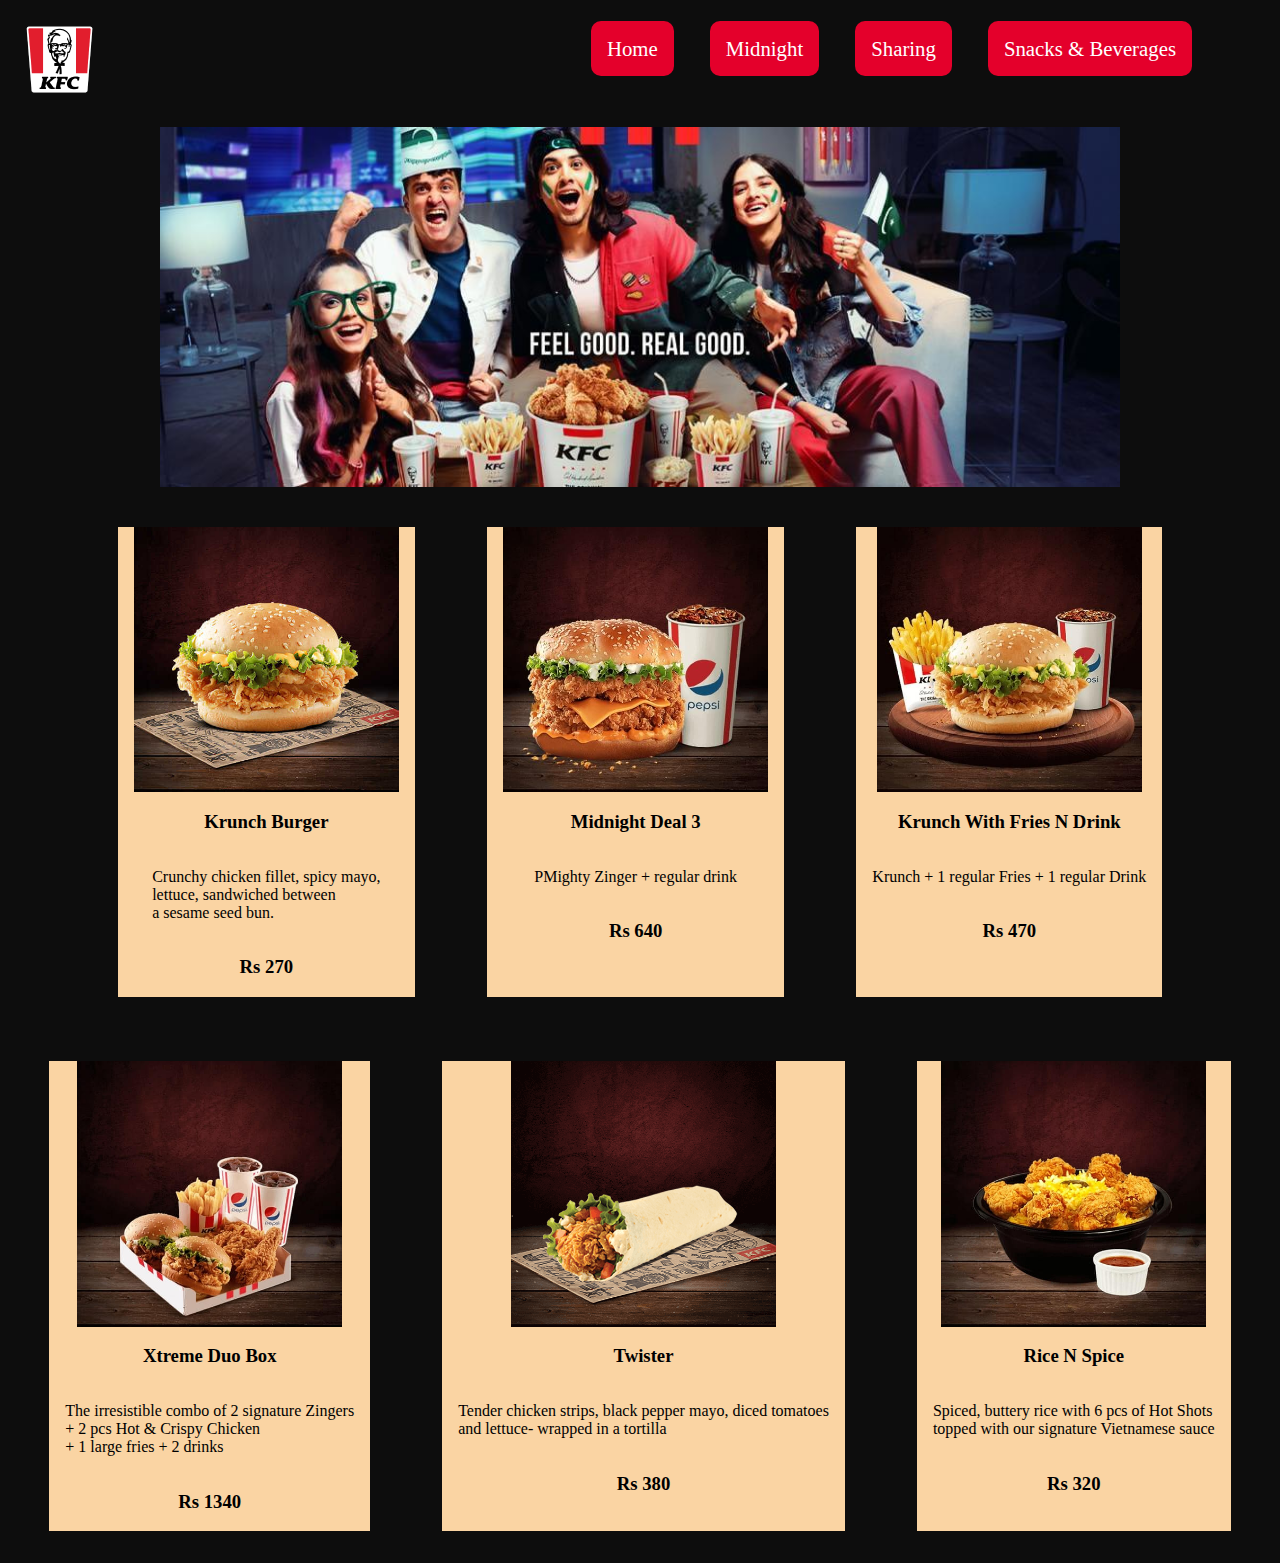
<file: index.html>
<!DOCTYPE html>
<html>

<head>
    <meta charset='utf-8'>
    <meta http-equiv='X-UA-Compatible' content='IE=edge'>
    <title>flexbox web</title>
    <meta name='viewport' content='width=device-width, initial-scale=1'>
    <meta name="author" content="Waleed Ahmed">
    <link rel='stylesheet' type='text/css' media='screen' href='style.css'>
</head>

<body>
    <header class="header">
        <img src="./images/logo.png" alt="logo" width="71" height="71">
        <nav class="nav">
            <ul>
                <li> <a href="https://www.kfcpakistan.com/">Home </a></li>
                <li><a href="https://www.kfcpakistan.com/category#midnight">Midnight</a></li>
                <li><a href="https://www.kfcpakistan.com/categaory#sharing">Sharing</a></li>
                <li><a href="https://www.kfcpakistan.com/category#snacks-&-beverages">Snacks & Beverages
                </a></li>
            </ul>
        </nav>
    </header>
    <div class="content">
        <div class="banner">
            <img src="./images/banner.jpg" alt="banner" width="960" height="360">
        </div>
        <div class="article">
            <div class="products">
                <img src="./images/pic 1.jpg" alt="burger" width="265.33" height="265.33">
                <h3>Krunch Burger
                </h3>
                <p>Crunchy chicken fillet, spicy mayo,
                    <br> lettuce, sandwiched between <br> a sesame seed bun.

                </p>
                <h3>Rs 270</h3>
            </div>
            <div class="products">
                <img src="./images/pic 2.jpg" alt="pepsi" width="265.33" height="265.33">
                <h3>Midnight Deal 3
                </h3>
                <p>PMighty Zinger + regular drink

                </p>
                <h3>Rs 640</h3>
            </div>
            <div class="products">
                <img src="./images/pic 3.jpg" alt="fried chicken" width="265.33" height="265.33">
                <h3>Krunch With Fries N Drink
                </h3>
                <p>Krunch + 1 regular Fries + 1 regular Drink</p>
                <h3>Rs 470</h3>
            </div>
        </div>

        <!-- three more divs -->
        <div class="article">
            <div class="products">
                <img src="./images/pic 4.jpg" alt="burger" width="265.33" height="265.33">
                <h3>Xtreme Duo Box

                </h3>
                <p>The irresistible combo of 2 signature Zingers <br> + 2 pcs Hot & Crispy Chicken <br> + 1 large fries + 2 drinks


                </p>
                <h3>Rs 1340</h3>
            </div>
            <div class="products">
                <img src="./images/pic 5.png" alt="pepsi" width="265.33" height="265.33">
                <h3>Twister

                </h3>
                <p>Tender chicken strips, black pepper mayo, diced tomatoes <br> and lettuce- wrapped in a tortilla



                </p>
                <h3>Rs 380
                </h3>
            </div>
            <div class="products">
                <img src="./images/pic 6.jpg" alt="fried chicken" width="265.33" height="265.33">
                <h3>Rice N Spice

                </h3>
                <p>Spiced, buttery rice with 6 pcs of Hot Shots <br> topped with our signature Vietnamese sauce

                </p>
                <h3>Rs 320
                    </h3>
            </div>
        </div>




    </div>
</body>
</file>
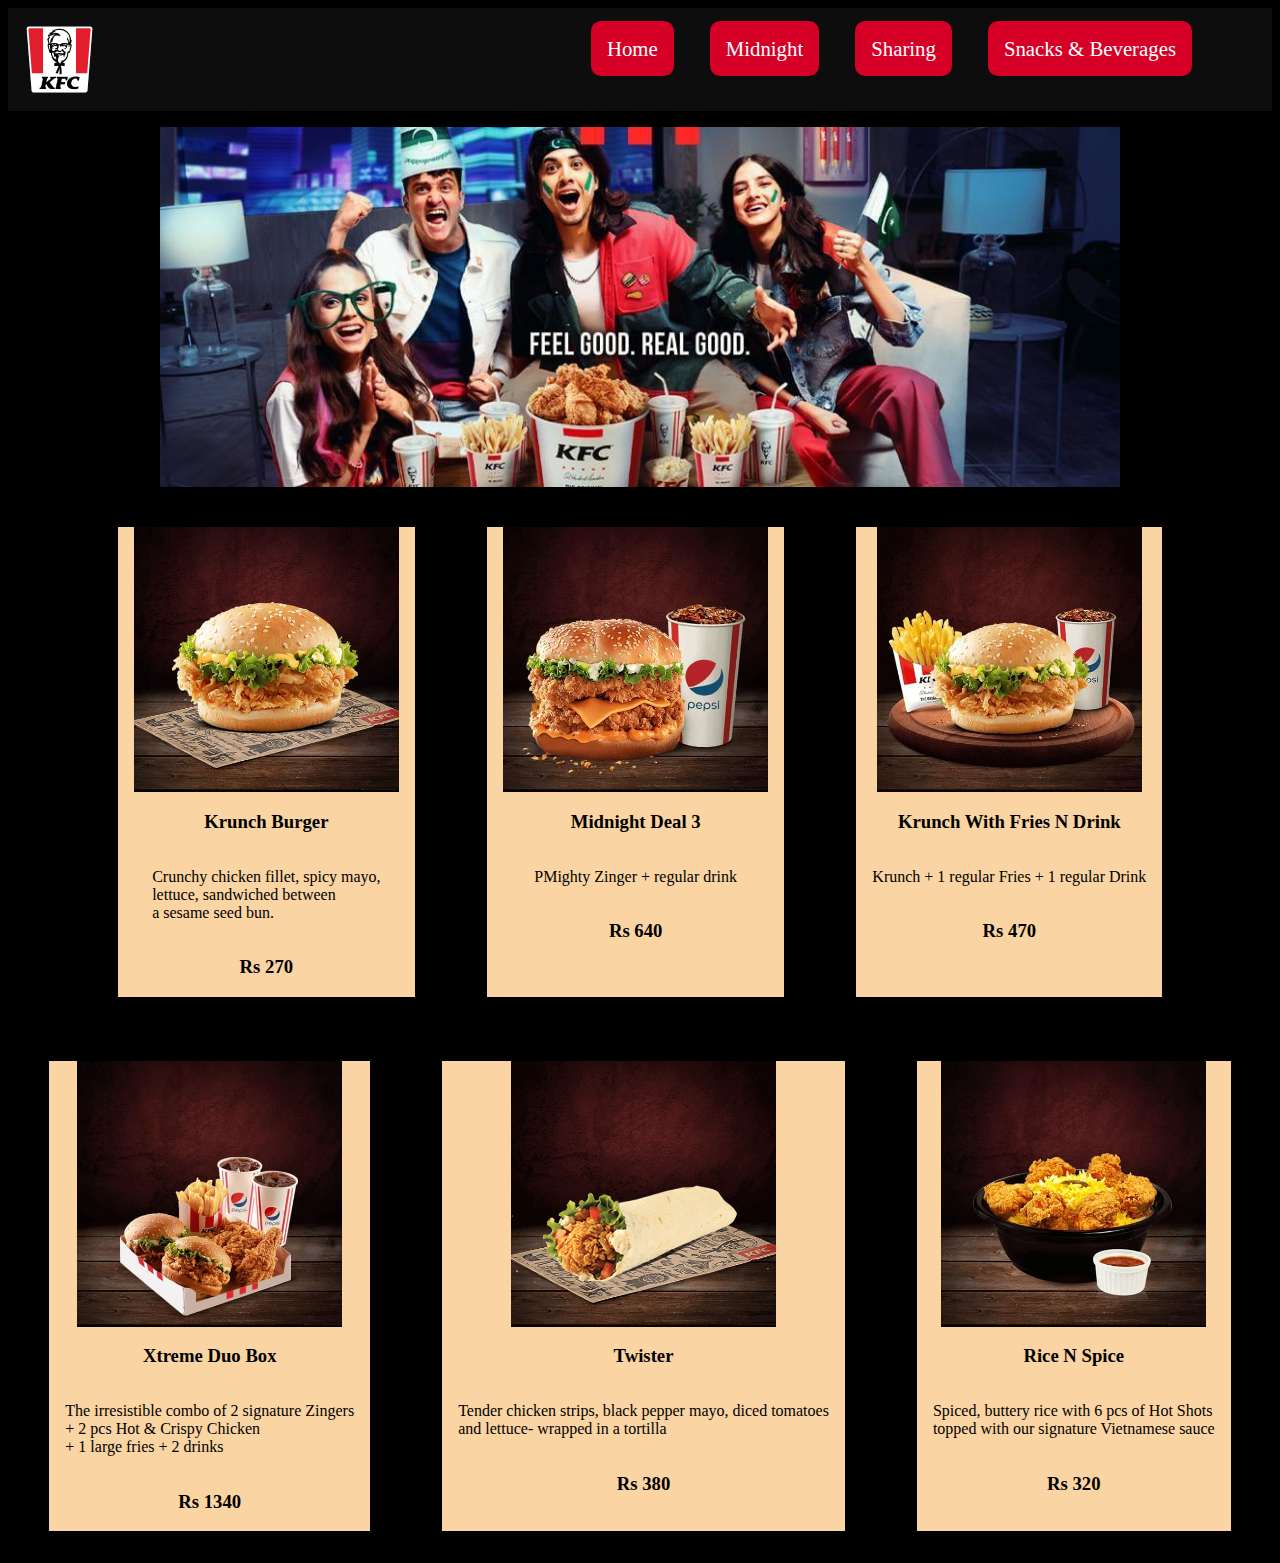
<file: public/index.html>
<!DOCTYPE html>
<html>
  <head>
    <meta charset="utf-8" />
    <meta http-equiv="X-UA-Compatible" content="IE=edge" />
    <title>flexbox web</title>
    <meta name="viewport" content="width=device-width, initial-scale=1" />
    <meta name="author" content="Waleed Ahmed" />
    <link rel="stylesheet" type="text/css" media="screen" href="style.css" />
  </head>

  <body>
    <header class="header">
      <img src="./images/logo.png" alt="logo" width="71" height="71" />
      <nav class="nav">
        <ul>
          <li><a href="https://www.kfcpakistan.com/">Home </a></li>
          <li>
            <a href="https://www.kfcpakistan.com/category#midnight">Midnight</a>
          </li>
          <li>
            <a href="https://www.kfcpakistan.com/categaory#sharing">Sharing</a>
          </li>
          <li>
            <a href="https://www.kfcpakistan.com/category#snacks-&-beverages"
              >Snacks & Beverages
            </a>
          </li>
        </ul>
      </nav>
    </header>
    <div class="content">
      <div class="banner">
        <img src="./images/banner.jpg" alt="banner" width="960" height="360" />
      </div>
      <div class="article">
        <div class="products">
          <img
            src="./images/pic 1.jpg"
            alt="burger"
            width="265.33"
            height="265.33"
          />
          <h3>Krunch Burger</h3>
          <p>
            Crunchy chicken fillet, spicy mayo, <br />
            lettuce, sandwiched between <br />
            a sesame seed bun.
          </p>
          <h3>Rs 270</h3>
        </div>
        <div class="products">
          <img
            src="./images/pic 2.jpg"
            alt="pepsi"
            width="265.33"
            height="265.33"
          />
          <h3>Midnight Deal 3</h3>
          <p>PMighty Zinger + regular drink</p>
          <h3>Rs 640</h3>
        </div>
        <div class="products">
          <img
            src="./images/pic 3.jpg"
            alt="fried chicken"
            width="265.33"
            height="265.33"
          />
          <h3>Krunch With Fries N Drink</h3>
          <p>Krunch + 1 regular Fries + 1 regular Drink</p>
          <h3>Rs 470</h3>
        </div>
      </div>

      <!-- three more divs -->
      <div class="article">
        <div class="products">
          <img
            src="./images/pic 4.jpg"
            alt="burger"
            width="265.33"
            height="265.33"
          />
          <h3>Xtreme Duo Box</h3>
          <p>
            The irresistible combo of 2 signature Zingers <br />
            + 2 pcs Hot & Crispy Chicken <br />
            + 1 large fries + 2 drinks
          </p>
          <h3>Rs 1340</h3>
        </div>
        <div class="products">
          <img
            src="./images/pic 5.png"
            alt="pepsi"
            width="265.33"
            height="265.33"
          />
          <h3>Twister</h3>
          <p>
            Tender chicken strips, black pepper mayo, diced tomatoes <br />
            and lettuce- wrapped in a tortilla
          </p>
          <h3>Rs 380</h3>
        </div>
        <div class="products">
          <img
            src="./images/pic 6.jpg"
            alt="fried chicken"
            width="265.33"
            height="265.33"
          />
          <h3>Rice N Spice</h3>
          <p>
            Spiced, buttery rice with 6 pcs of Hot Shots <br />
            topped with our signature Vietnamese sauce
          </p>
          <h3>Rs 320</h3>
        </div>
      </div>
    </div>
  </body>
</html>
</file>
<file: style.css>
* {
    font-family: serif;
}


.header {
    display: flex;
    justify-content: space-between;
    padding: 1em;
    background-color: #0d0d0d;
}

.nav ul {
    list-style: none;
    padding-right: 1em;
    padding-left: 1em;
    margin-top: 0.5em;
}

.nav ul li {
    display: inline-block;
    margin-left: 1em;
    margin-right: 1em;
    color: white;
}

.nav {
    background-color: #0d0d0d;
    margin-right: 2em;
    height: 2em;
    margin-top: 0.3em;
}

.banner {
    display: flex;
    justify-content: center;
    margin-top: 1em;
}

.content {
    display: flex;
    flex-direction: column;
    align-items: center;
}

.article {
    display: flex;
    align-content: center;
    column-gap: 2.5em;
    margin-top: 1em;
}

.products {
    display: flex;
    align-items: center;
    flex-direction: column;
    margin: 1.5em 1em;
    padding: 0em 1em;
}

h3 {
    font-family: National2CondensedBold;
    font-weight: bolder;


}

body {
    background-color: #0d0d0d;
}

.products {
    background-color: rgb(250, 212, 163);

}

a {
    color: rgb(255, 255, 255);
    text-decoration: none;
    font-size: 1.3rem;
    background-color: #E4002b;
    border-radius: 10px;
    padding: 1rem; 

}
</file>
<file: public/style.css>
* {
  font-family: serif;
}

.header {
  display: flex;
  justify-content: space-between;
  padding: 1em;
  background-color: #0d0d0d;
}

.nav ul {
  list-style: none;
  padding-right: 1em;
  padding-left: 1em;
  margin-top: 0.5em;
}

.nav ul li {
  display: inline-block;
  margin-left: 1em;
  margin-right: 1em;
  color: white;
}

.nav {
  background-color: #0d0d0d;
  margin-right: 2em;
  height: 2em;
  margin-top: 0.3em;
}

.banner {
  display: flex;
  justify-content: center;
  margin-top: 1em;
}

.content {
  display: flex;
  flex-direction: column;
  align-items: center;
}

.article {
  display: flex;
  align-content: center;
  column-gap: 2.5em;
  margin-top: 1em;
}

.products {
  display: flex;
  align-items: center;
  flex-direction: column;
  margin: 1.5em 1em;
  padding: 0em 1em;
}

h3 {
  /* font-family: National2CondensedBold; */
  font-weight: bolder;
}

body {
  background-color: #000000;
  /* font-family: Arial, Helvetica, sans-serif; */
}

.products {
  background-color: rgb(250, 212, 163); 
}

a {
  color: rgb(255, 255, 255);
  text-decoration: none;
  font-size: 1.3rem;
  background-color: #d60027;
  border-radius: 10px;
  padding: 1rem;
}
a:hover{
  cursor: pointer;
  color: white;
  background-color: rgba(192, 0, 0, 0.8); 
}
</file>
